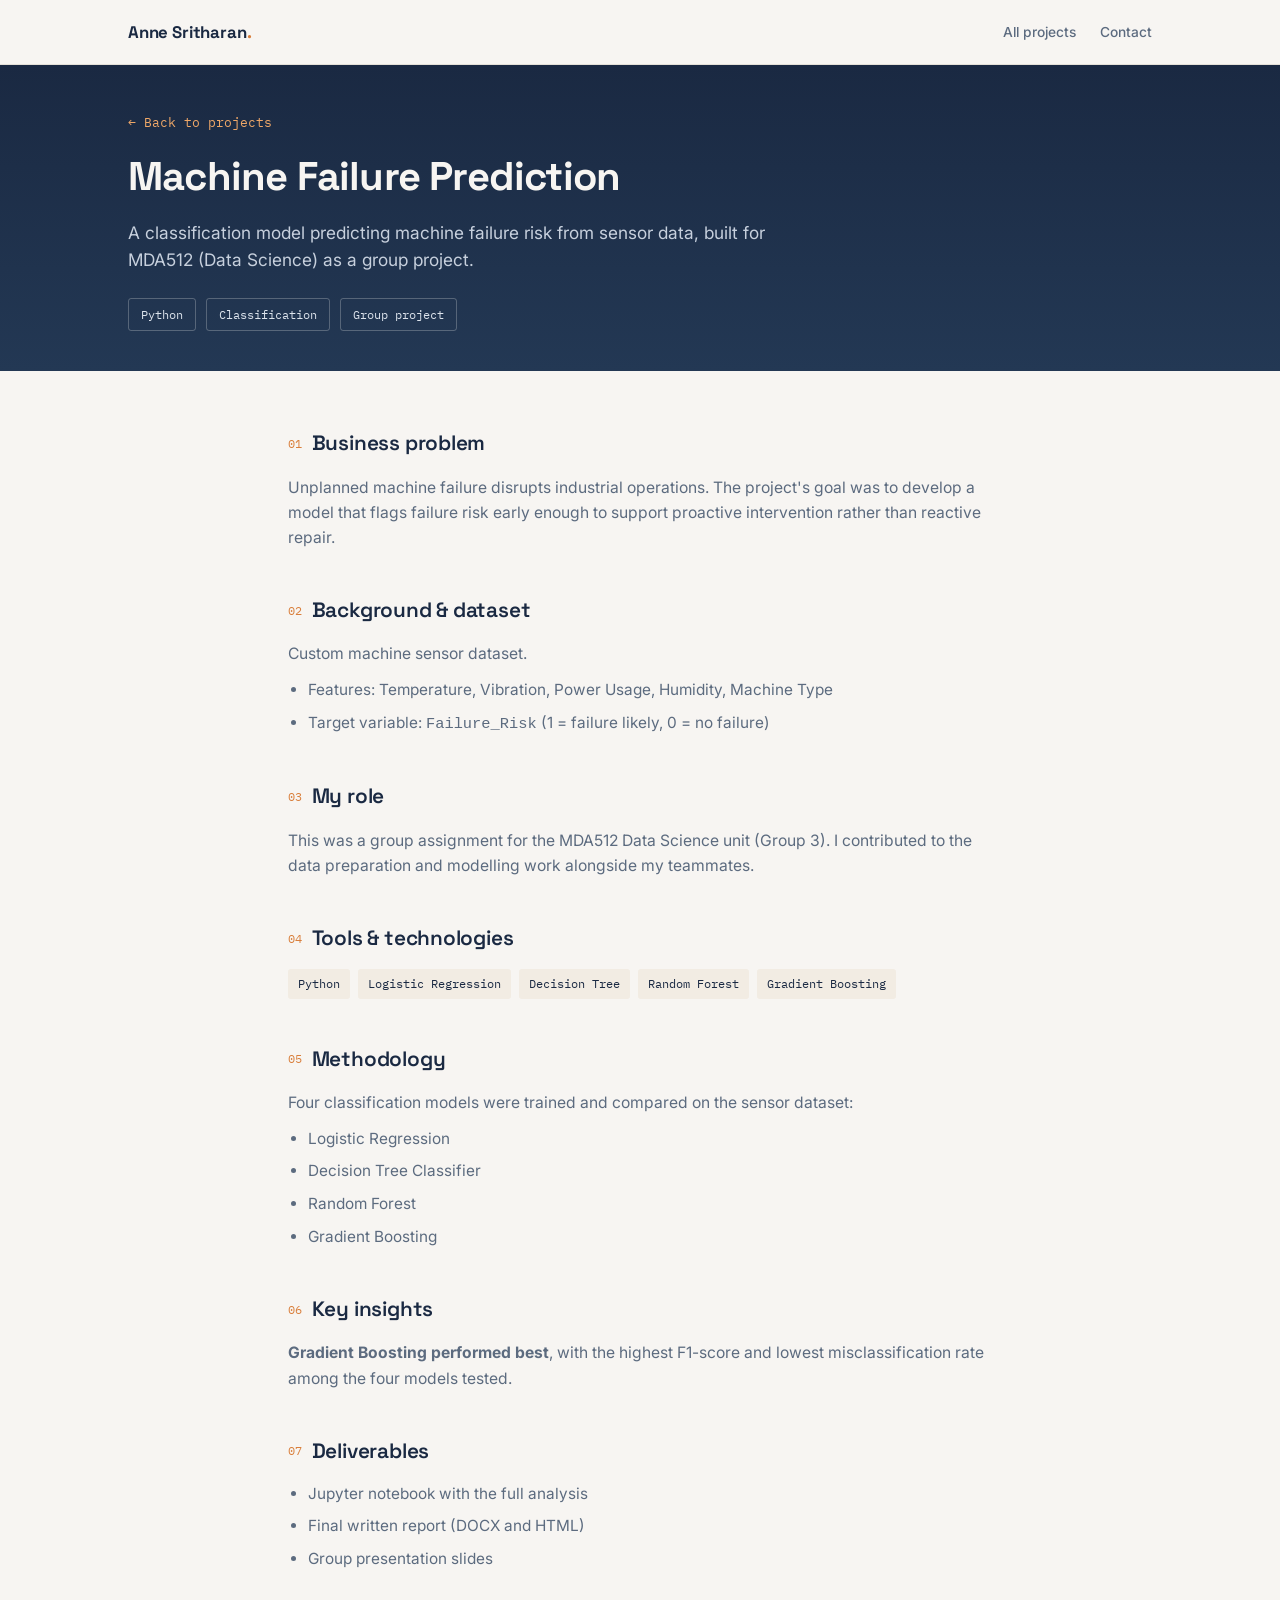
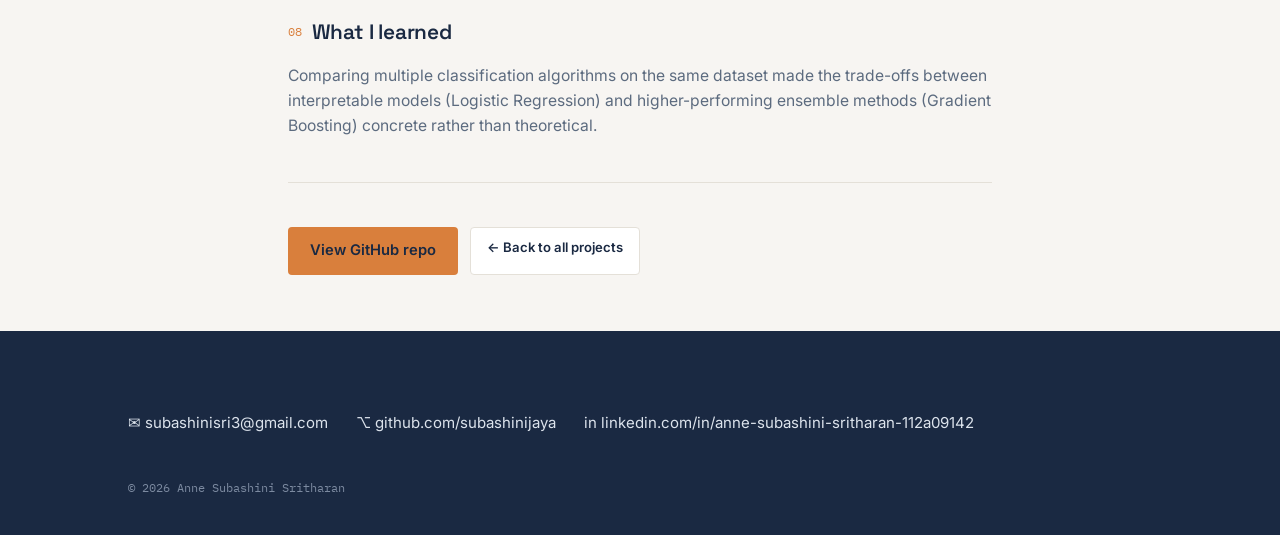
<file: projects/machine-failure-prediction.html>
<!DOCTYPE html>
<html lang="en">
<head>
<meta charset="UTF-8">
<meta name="viewport" content="width=device-width, initial-scale=1.0">
<title>Machine Failure Prediction — Case Study | Anne Sritharan</title>
<meta name="description" content="Classification case study: predicting machine failure risk from sensor data using four ML models.">
<link rel="preconnect" href="https://fonts.googleapis.com">
<link href="https://fonts.googleapis.com/css2?family=Space+Grotesk:wght@400;500;600;700&family=Inter:wght@400;500;600&family=IBM+Plex+Mono:wght@400;500&display=swap" rel="stylesheet">
<link rel="stylesheet" href="../style.css">
</head>
<body>

<nav>
  <div class="wrap">
    <a class="brand" href="../index.html#top">Anne&nbsp;Sritharan<span>.</span></a>
    <div class="navlinks">
      <a href="../index.html#work">All projects</a>
      <a href="../index.html#contact">Contact</a>
    </div>
  </div>
</nav>

<header class="cs-hero">
  <div class="wrap">
    <a class="cs-back" href="../index.html#work">← Back to projects</a>
    <h1>Machine Failure Prediction</h1>
    <p class="hero-sub">A classification model predicting machine failure risk from sensor data, built for MDA512 (Data Science) as a group project.</p>
    <div class="cs-meta">
      <span class="tag">Python</span>
      <span class="tag">Classification</span>
      <span class="tag">Group project</span>
    </div>
  </div>
</header>

<main class="cs-body">

  <div class="cs-section">
    <h2><span class="cs-num">01</span> Business problem</h2>
    <p>Unplanned machine failure disrupts industrial operations. The project's goal was to develop a model that flags failure risk early enough to support proactive intervention rather than reactive repair.</p>
  </div>

  <div class="cs-section">
    <h2><span class="cs-num">02</span> Background &amp; dataset</h2>
    <p>Custom machine sensor dataset.</p>
    <ul>
      <li>Features: Temperature, Vibration, Power Usage, Humidity, Machine Type</li>
      <li>Target variable: <code>Failure_Risk</code> (1 = failure likely, 0 = no failure)</li>
    </ul>
  </div>

  <div class="cs-section">
    <h2><span class="cs-num">03</span> My role</h2>
    <p>This was a group assignment for the MDA512 Data Science unit (Group 3). I contributed to the data preparation and modelling work alongside my teammates.</p>
  </div>

  <div class="cs-section">
    <h2><span class="cs-num">04</span> Tools &amp; technologies</h2>
    <div class="skill-tags">
      <span class="skill-tag">Python</span><span class="skill-tag">Logistic Regression</span>
      <span class="skill-tag">Decision Tree</span><span class="skill-tag">Random Forest</span><span class="skill-tag">Gradient Boosting</span>
    </div>
  </div>

  <div class="cs-section">
    <h2><span class="cs-num">05</span> Methodology</h2>
    <p>Four classification models were trained and compared on the sensor dataset:</p>
    <ul>
      <li>Logistic Regression</li>
      <li>Decision Tree Classifier</li>
      <li>Random Forest</li>
      <li>Gradient Boosting</li>
    </ul>
  </div>

  <div class="cs-section">
    <h2><span class="cs-num">06</span> Key insights</h2>
    <p><strong>Gradient Boosting performed best</strong>, with the highest F1-score and lowest misclassification rate among the four models tested.</p>
  </div>

  <div class="cs-section">
    <h2><span class="cs-num">07</span> Deliverables</h2>
    <ul>
      <li>Jupyter notebook with the full analysis</li>
      <li>Final written report (DOCX and HTML)</li>
      <li>Group presentation slides</li>
    </ul>
  </div>

  <div class="cs-section">
    <h2><span class="cs-num">08</span> What I learned</h2>
    <p>Comparing multiple classification algorithms on the same dataset made the trade-offs between interpretable models (Logistic Regression) and higher-performing ensemble methods (Gradient Boosting) concrete rather than theoretical.</p>
  </div>

  <div class="cs-divider"></div>

  <div class="cs-cta-row">
    <a class="btn btn-primary" href="https://github.com/subashinijaya/Machine-Failure-Prediction-MDA-Assignment-2-Samar_Group_3-" target="_blank" rel="noopener">View GitHub repo</a>
    <a class="btn btn-outline" href="../index.html#work">← Back to all projects</a>
  </div>

</main>

<footer id="contact">
  <div class="wrap">
    <div class="contact-row">
      <a class="contact-item" href="mailto:subashinisri3@gmail.com">✉ subashinisri3@gmail.com</a>
      <a class="contact-item" href="https://github.com/subashinijaya" target="_blank" rel="noopener">⌥ github.com/subashinijaya</a>
      <a class="contact-item" href="https://linkedin.com/in/anne-subashini-sritharan-112a09142" target="_blank" rel="noopener">in linkedin.com/in/anne-subashini-sritharan-112a09142</a>
    </div>
    <div class="foot-note">© 2026 Anne Subashini Sritharan</div>
  </div>
</footer>

</body>
</html>
</file>
<file: style.css>
:root{
  --navy:#1A2942;
  --navy-2:#233854;
  --copper:#D97F3C;
  --copper-light:#F0A868;
  --cream:#F7F5F2;
  --paper:#FFFFFF;
  --ink:#1A2942;
  --ink-soft:#5C6B7F;
  --line:#E4E0D8;
  --good:#2F7D5A;
  --good-bg:#E7F2EC;
  --mono: 'IBM Plex Mono', monospace;
  --display: 'Space Grotesk', sans-serif;
  --body: 'Inter', sans-serif;
}
*{box-sizing:border-box; margin:0; padding:0;}
html{scroll-behavior:smooth;}
body{
  background:var(--cream);
  color:var(--ink);
  font-family:var(--body);
  line-height:1.6;
  -webkit-font-smoothing:antialiased;
}
a{color:inherit;}
.wrap{max-width:1080px; margin:0 auto; padding:0 28px;}
a:focus-visible, button:focus-visible{outline:2px solid var(--copper); outline-offset:3px;}
@media (prefers-reduced-motion: reduce){ *{animation:none !important; transition:none !important;} }

/* ---------- NAV ---------- */
nav{ position:sticky; top:0; z-index:50; background:rgba(247,245,242,0.92); backdrop-filter:blur(8px); border-bottom:1px solid var(--line); }
nav .wrap{display:flex; justify-content:space-between; align-items:center; height:64px;}
.brand{font-family:var(--display); font-weight:700; font-size:1.05rem; letter-spacing:-0.01em; text-decoration:none; color:var(--ink);}
.brand span{color:var(--copper);}
.navlinks{display:flex; gap:24px; font-size:0.86rem; font-weight:500;}
.navlinks a{text-decoration:none; color:var(--ink-soft); transition:color .15s;}
.navlinks a:hover{color:var(--copper);}
@media (max-width:760px){.navlinks{display:none;}}

/* ---------- HERO ---------- */
.hero{ padding:76px 0 64px; position:relative; overflow:hidden; background:linear-gradient(180deg, var(--navy) 0%, var(--navy-2) 100%); color:var(--cream); }
.hero .wrap{position:relative; z-index:2;}
.eyebrow{ font-family:var(--mono); font-size:0.78rem; letter-spacing:0.08em; text-transform:uppercase; color:var(--copper-light); margin-bottom:18px; display:flex; align-items:center; gap:10px; }
.eyebrow::before{content:''; width:22px; height:1px; background:var(--copper-light); display:inline-block;}
h1{ font-family:var(--display); font-weight:700; font-size:clamp(2.1rem, 4.4vw, 3.4rem); letter-spacing:-0.02em; line-height:1.08; max-width:720px; }
.hero-sub{ font-size:1.08rem; color:#C7D0DD; max-width:560px; margin-top:20px; font-weight:400; }
.hero-tags{display:flex; flex-wrap:wrap; gap:10px; margin-top:28px;}
.tag{ font-family:var(--mono); font-size:0.76rem; padding:6px 12px; border:1px solid rgba(247,245,242,0.25); border-radius:3px; color:#DCE3EC; }
.hero-cta{margin-top:34px; display:flex; gap:14px; flex-wrap:wrap;}
.btn{ font-family:var(--body); font-weight:600; font-size:0.92rem; padding:12px 22px; border-radius:4px; text-decoration:none; display:inline-block; transition:transform .15s, background .15s; border:none; cursor:pointer; }
.btn-primary{background:var(--copper); color:var(--navy);}
.btn-primary:hover{background:var(--copper-light); transform:translateY(-1px);}
.btn-ghost{border:1px solid rgba(247,245,242,0.35); color:var(--cream); background:transparent;}
.btn-ghost:hover{border-color:var(--copper-light); color:var(--copper-light);}
.btn-outline{border:1px solid var(--line); color:var(--navy); background:var(--paper); font-size:0.82rem; padding:9px 16px;}
.btn-outline:hover{border-color:var(--copper); color:var(--copper);}
.btn-sm{font-size:0.8rem; padding:8px 14px;}

/* animated demand curve */
.curve-wrap{position:absolute; right:-40px; bottom:-10px; width:56%; max-width:640px; opacity:0.9;}
@media (max-width:820px){.curve-wrap{display:none;}}
.curve-line{ stroke-dasharray:1400; stroke-dashoffset:1400; animation:draw 2.6s ease-out forwards; }
.curve-fill{opacity:0; animation:fadein 1.4s ease-out 1.6s forwards;}
.curve-dot{opacity:0; animation:fadein .5s ease-out 2.4s forwards;}
@keyframes draw{to{stroke-dashoffset:0;}}
@keyframes fadein{to{opacity:1;}}

/* ---------- SECTION HEADS ---------- */
section{padding:64px 0;}
.sec-head{display:flex; align-items:baseline; gap:14px; margin-bottom:36px;}
.sec-num{font-family:var(--mono); color:var(--copper); font-size:0.8rem;}
h2{font-family:var(--display); font-weight:600; font-size:1.7rem; letter-spacing:-0.01em;}
.sec-line{flex:1; height:1px; background:var(--line);}
.sec-sub{font-size:0.92rem; color:var(--ink-soft); margin:-24px 0 30px;}

/* ---------- ABOUT ---------- */
.about-grid{display:grid; grid-template-columns:1fr 1fr; gap:48px; align-items:start;}
@media (max-width:760px){.about-grid{grid-template-columns:1fr;}}
.about-grid p{color:var(--ink-soft); margin-bottom:16px; font-size:1rem;}
.about-grid p strong{color:var(--ink); font-weight:600;}
.facts{display:grid; grid-template-columns:1fr 1fr; gap:18px 24px;}
.fact dt{font-family:var(--mono); font-size:0.72rem; text-transform:uppercase; letter-spacing:0.06em; color:var(--copper); margin-bottom:4px;}
.fact dd{font-size:0.94rem; color:var(--ink);}

/* ---------- EXPERIENCE ---------- */
.xp-list{display:flex; flex-direction:column; gap:0;}
.xp-item{display:grid; grid-template-columns:180px 1fr; gap:24px; padding:26px 0; border-bottom:1px solid var(--line);}
.xp-item:first-child{padding-top:0;}
.xp-item:last-child{border-bottom:none;}
@media (max-width:700px){.xp-item{grid-template-columns:1fr; gap:6px;}}
.xp-dates{font-family:var(--mono); font-size:0.78rem; color:var(--copper); padding-top:2px;}
.xp-role{font-family:var(--display); font-weight:600; font-size:1.05rem; margin-bottom:2px;}
.xp-org{font-size:0.9rem; color:var(--ink-soft); margin-bottom:12px;}
.xp-item ul{list-style:none; display:flex; flex-direction:column; gap:8px;}
.xp-item li{position:relative; padding-left:18px; color:var(--ink-soft); font-size:0.92rem;}
.xp-item li::before{content:'–'; position:absolute; left:0; color:var(--copper);}

/* ---------- PROJECTS ---------- */
.projects-eyebrow{font-family:var(--mono); font-size:0.76rem; text-transform:uppercase; letter-spacing:0.06em; color:var(--copper); margin:44px 0 18px;}
.projects-eyebrow:first-of-type{margin-top:0;}
.grid{display:grid; grid-template-columns:repeat(2, 1fr); gap:22px;}
@media (max-width:760px){.grid{grid-template-columns:1fr;}}
.card{ background:var(--paper); border:1px solid var(--line); border-radius:6px; padding:26px; display:flex; flex-direction:column; transition:border-color .15s, transform .15s; }
.card:hover{border-color:var(--copper); transform:translateY(-2px);}
.card h3{font-family:var(--display); font-size:1.08rem; font-weight:600; margin-bottom:8px; letter-spacing:-0.01em;}
.card p{color:var(--ink-soft); font-size:0.92rem; margin-bottom:14px;}
.stat-row{display:flex; flex-wrap:wrap; gap:8px; margin-bottom:14px;}
.stat{ font-family:var(--mono); font-size:0.72rem; background:#F2ECE3; color:var(--navy); padding:4px 9px; border-radius:3px; }
.card-tools{font-family:var(--mono); font-size:0.72rem; color:var(--ink-soft); margin-bottom:16px;}
.card-checks{list-style:none; margin-bottom:16px; display:flex; flex-direction:column; gap:6px;}
.card-checks li{font-size:0.88rem; color:var(--ink-soft); padding-left:20px; position:relative;}
.card-checks li::before{content:'✓'; position:absolute; left:0; color:var(--good); font-weight:600;}
.card-btns{margin-top:auto; display:flex; gap:10px; flex-wrap:wrap; padding-top:6px;}

/* ---------- SKILLS ---------- */
.skills-grid{display:grid; grid-template-columns:repeat(2, 1fr); gap:24px;}
@media (max-width:700px){.skills-grid{grid-template-columns:1fr;}}
.skill-card{background:var(--paper); border:1px solid var(--line); border-radius:6px; padding:22px 24px;}
.skill-card h4{font-family:var(--display); font-size:0.98rem; font-weight:600; margin-bottom:12px; color:var(--copper);}
.skill-tags{display:flex; flex-wrap:wrap; gap:8px;}
.skill-tag{font-family:var(--mono); font-size:0.76rem; background:#F2ECE3; color:var(--navy); padding:5px 10px; border-radius:3px;}

/* ---------- RESUME ---------- */
.resume-box{ background:var(--paper); border:1px solid var(--line); border-radius:8px; padding:32px; display:flex; justify-content:space-between; align-items:center; gap:20px; flex-wrap:wrap; }
.resume-box p{color:var(--ink-soft); font-size:0.92rem; max-width:400px;}
.resume-btns{display:flex; gap:12px; flex-wrap:wrap;}

/* ---------- CERTS ---------- */
.cert-strip{display:flex; flex-direction:column; gap:0; border:1px solid var(--line); border-radius:6px; overflow:hidden; background:var(--paper);}
.cert-row{ display:flex; justify-content:space-between; align-items:center; padding:16px 22px; border-bottom:1px solid var(--line); text-decoration:none; color:var(--ink); transition:background .15s; }
.cert-row:last-child{border-bottom:none;}
.cert-row:hover{background:#F2ECE3;}
.cert-name{font-weight:600; font-size:0.95rem;}
.cert-verify{font-family:var(--mono); font-size:0.74rem; color:var(--ink-soft);}

/* ---------- CONTACT / FOOTER ---------- */
footer{background:var(--navy); color:var(--cream); padding:56px 0 38px;}
footer h2{color:var(--cream);}
.sec-line-dark{flex:1; height:1px; background:rgba(247,245,242,0.18);}
.contact-row{display:flex; flex-wrap:wrap; gap:28px; margin-top:24px;}
.contact-item{font-size:0.94rem; text-decoration:none; color:#DCE3EC; display:flex; align-items:center; gap:8px;}
.contact-item:hover{color:var(--copper-light);}
.foot-note{margin-top:44px; font-family:var(--mono); font-size:0.74rem; color:#7C8AA0;}

/* ---------- FEATURED PROJECT ---------- */
.featured-box{ background:var(--paper); border:1px solid var(--line); border-radius:10px; overflow:hidden; display:grid; grid-template-columns:1.1fr 1fr; }
@media (max-width:800px){.featured-box{grid-template-columns:1fr;}}
.featured-img{width:100%; height:100%; object-fit:cover; display:block; min-height:220px; background:var(--cream);}
.featured-copy{padding:34px 36px; display:flex; flex-direction:column;}
.featured-label{font-family:var(--mono); font-size:0.74rem; text-transform:uppercase; letter-spacing:0.08em; color:var(--copper); margin-bottom:12px;}
.featured-copy h3{font-family:var(--display); font-size:1.4rem; font-weight:600; margin-bottom:10px;}
.featured-copy p{color:var(--ink-soft); font-size:0.95rem; margin-bottom:18px;}
.featured-copy .stat-row{margin-bottom:20px;}
.featured-copy .card-btns{margin-top:auto;}

/* ---------- CASE STUDY PAGE ---------- */
.cs-hero{ padding:44px 0 40px; background:linear-gradient(180deg, var(--navy) 0%, var(--navy-2) 100%); color:var(--cream); }
.cs-back{font-family:var(--mono); font-size:0.8rem; color:var(--copper-light); text-decoration:none; display:inline-flex; align-items:center; gap:6px; margin-bottom:22px;}
.cs-back:hover{color:var(--copper);}
.cs-hero h1{font-size:clamp(1.7rem, 3.6vw, 2.5rem); max-width:100%;}
.cs-hero .hero-sub{max-width:640px;}
.cs-meta{display:flex; flex-wrap:wrap; gap:10px; margin-top:24px;}
.cs-body{max-width:760px; margin:0 auto; padding:56px 28px;}
.cs-section{margin-bottom:44px;}
.cs-section h2{font-size:1.3rem; margin-bottom:14px; display:flex; align-items:center; gap:10px;}
.cs-section h2 .cs-num{font-family:var(--mono); font-size:0.78rem; color:var(--copper); font-weight:400;}
.cs-section p{color:var(--ink-soft); font-size:0.98rem; margin-bottom:12px;}
.cs-section ul{margin:0 0 12px; padding-left:20px; color:var(--ink-soft); font-size:0.96rem;}
.cs-section li{margin-bottom:8px;}
.cs-section li strong{color:var(--ink);}
.cs-placeholder{ background:#FBF3E9; border:1px dashed var(--copper); border-radius:6px; padding:14px 18px; font-size:0.86rem; color:#8A5A22; font-family:var(--mono); }
.cs-cta-row{display:flex; gap:12px; flex-wrap:wrap; margin-top:36px;}
.cs-divider{height:1px; background:var(--line); margin:0 0 44px;}
</file>
